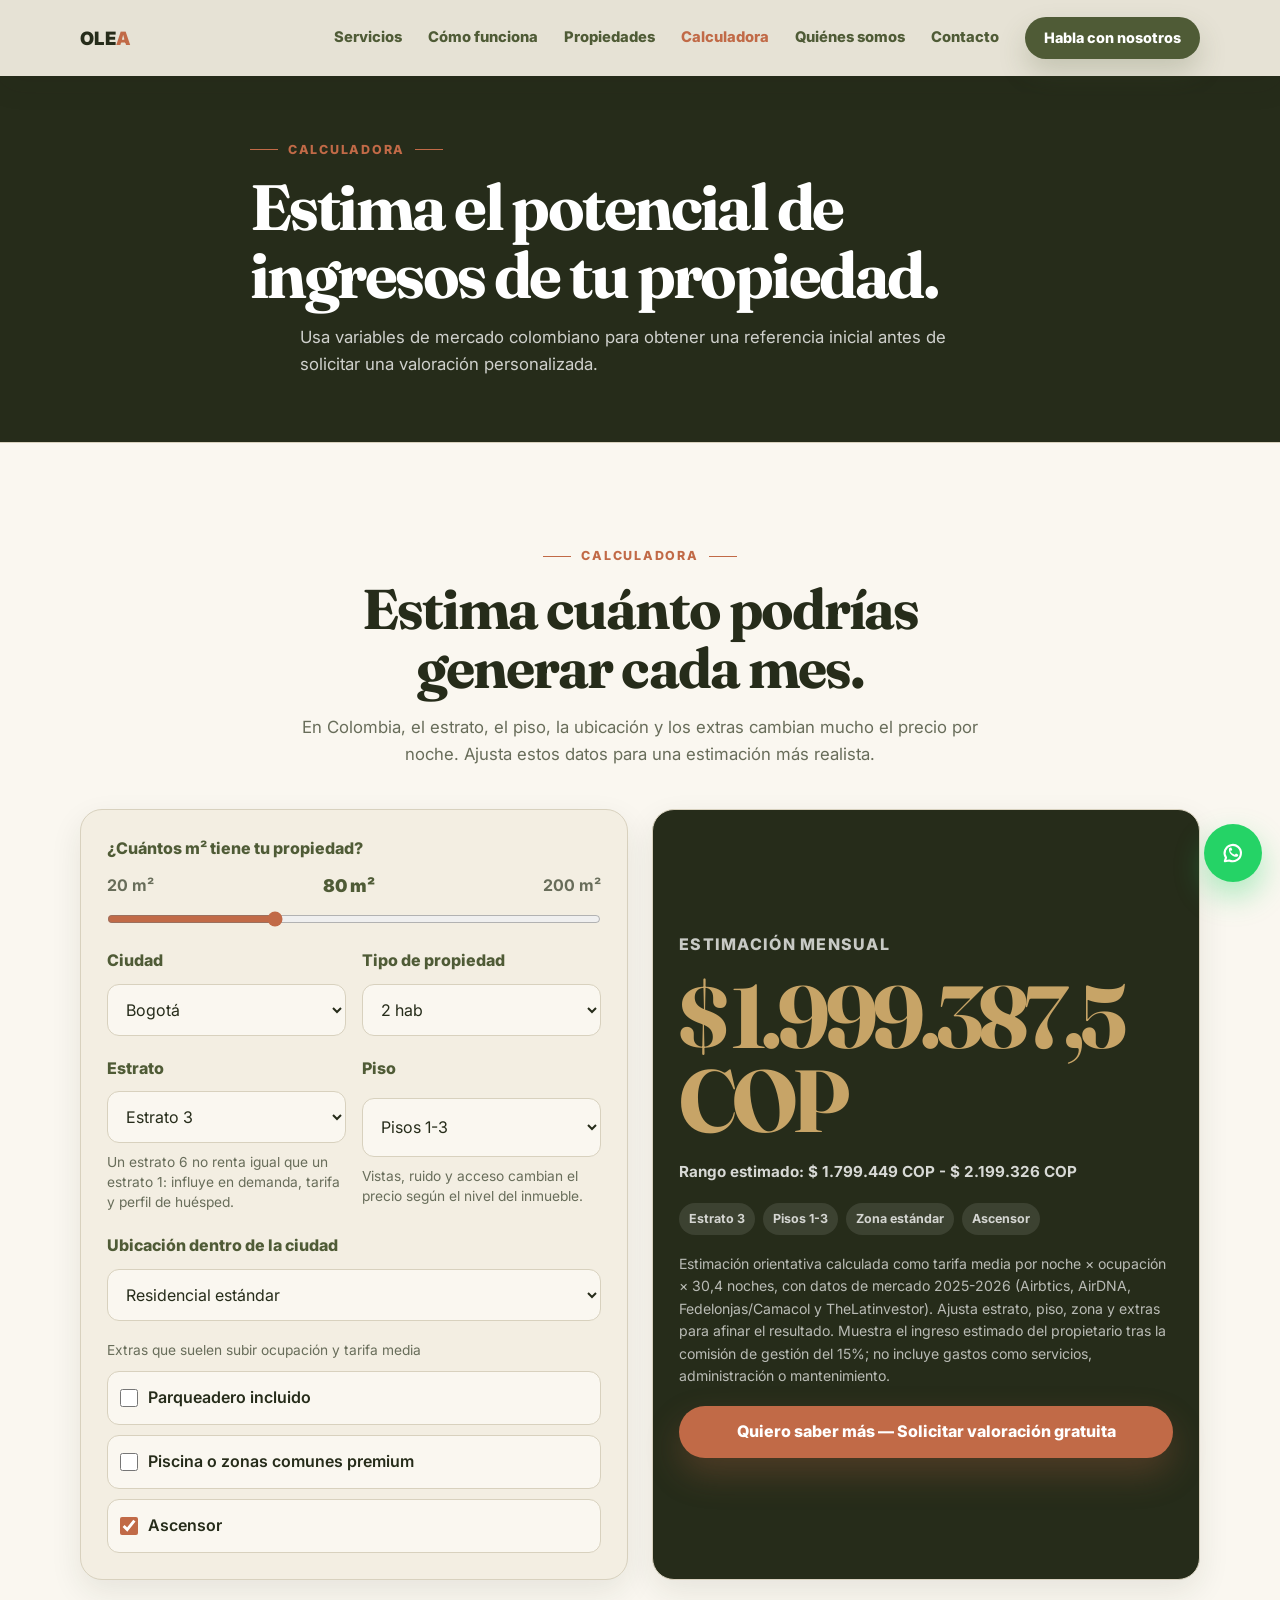
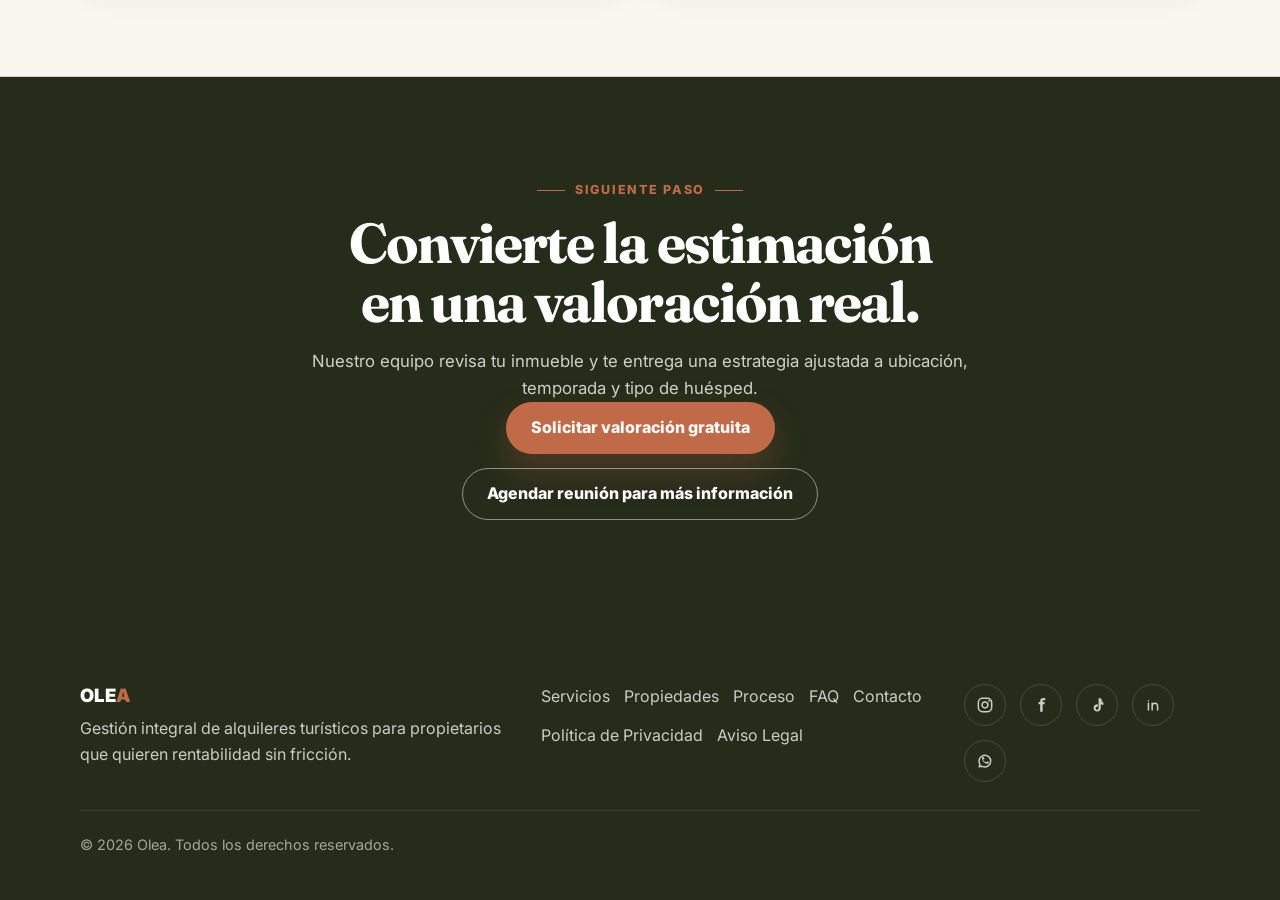
<file: calculadora.html>
<!DOCTYPE html>
<html lang="es">
<head>
  <meta charset="UTF-8">
  <meta name="viewport" content="width=device-width, initial-scale=1.0">
  <title>Calculadora de ingresos Airbnb en Colombia | Olea</title>
  <meta name="description" content="Calcula una estimación mensual para tu propiedad turística en Colombia según ciudad, estrato, piso, zona, m² y extras.">
  <meta name="robots" content="index, follow">
  <meta name="theme-color" content="#262C1A">
  <link rel="canonical" href="https://olea.example/calculadora.html">
  <meta property="og:title" content="Calculadora de ingresos Airbnb en Colombia | Olea">
  <meta property="og:description" content="Calcula una estimación mensual para tu propiedad turística en Colombia según ciudad, estrato, piso, zona, m² y extras.">
  <meta property="og:type" content="website">
  <meta property="og:url" content="https://olea.example/calculadora.html">
  <meta property="og:locale" content="es_CO">
  <meta property="og:image" content="https://images.unsplash.com/photo-1540541338287-41700207dee6?auto=format&fit=crop&w=1200&q=80">
  <meta name="twitter:card" content="summary_large_image">
  <meta name="twitter:title" content="Calculadora de ingresos Airbnb en Colombia | Olea">
  <meta name="twitter:description" content="Calcula una estimación mensual para tu propiedad turística en Colombia según ciudad, estrato, piso, zona, m² y extras.">
  <meta name="twitter:image" content="https://images.unsplash.com/photo-1540541338287-41700207dee6?auto=format&fit=crop&w=1200&q=80">
  <link rel="preconnect" href="https://fonts.googleapis.com">
  <link rel="preconnect" href="https://fonts.gstatic.com" crossorigin>
  <link href="https://fonts.googleapis.com/css2?family=Fraunces:opsz,wght@9..144,600;9..144,700&family=Inter:wght@400;500;600;700;800&display=swap" rel="stylesheet">
  <link rel="stylesheet" href="assets/styles.css">
  <script type="application/ld+json">{"@context":"https://schema.org","@type":"LocalBusiness","name":"Olea","description":"Gestión integral de alquileres turísticos en Colombia para propietarios.","url":"https://olea.example","telephone":"+57 300 7482777","areaServed":["Bogotá","Medellín","Cartagena","Santa Marta","Cali","Barranquilla","San Andrés","Eje Cafetero","Ibagué","Guamo"],"priceRange":"15% comisión","sameAs":["https://www.instagram.com/oleahost","https://www.facebook.com/oleahost","https://www.tiktok.com/@oleahost","https://www.linkedin.com/company/oleahost/"]}</script>
  <script type="application/ld+json">{"@context":"https://schema.org","@type":"BreadcrumbList","itemListElement":[{"@type":"ListItem","position":1,"name":"Inicio","item":"https://olea.example/"},{"@type":"ListItem","position":2,"name":"Calculadora","item":"https://olea.example/calculadora.html"}]}</script>
</head>
<body>
  <!-- === SECCIÓN: NAVEGACIÓN === -->
  <header class="site-header" id="siteHeader">
    <nav class="nav container" role="navigation" aria-label="Navegación principal">
      <a class="logo" href="index.html" aria-label="Olea inicio">
        <span class="brand-word" aria-hidden="true"><span class="brand-ole">OLE</span><span class="brand-a">A</span></span>
      </a>
      <div class="nav-links" id="navLinks">
        <a href="servicios.html">Servicios</a>
        <a href="servicios.html#proceso">Cómo funciona</a>
        <a href="propiedades.html">Propiedades</a>
        <a href="calculadora.html" aria-current="page">Calculadora</a>
        <a href="nosotros.html">Quiénes somos</a>
        <a href="contacto.html">Contacto</a>
        <a class="btn btn-primary nav-cta" href="https://wa.me/573007482777?text=Hola%20Olea%2C%20me%20gustar%C3%ADa%20recibir%20informaci%C3%B3n%20sobre%20la%20gesti%C3%B3n%20de%20mi%20propiedad%20para%20alquiler%20tur%C3%ADstico%20en%20Colombia." target="_blank" rel="noopener noreferrer">Habla con nosotros</a>
      </div>
      <button class="menu-toggle" id="menuToggle" type="button" aria-label="Abrir menú" aria-expanded="false">
        <span></span>
      </button>
    </nav>
  </header>

  <main id="top">
    <section class="page-hero">
      <div class="container">
        <div class="section-heading reveal">
          <span class="eyebrow">Calculadora</span>
          <h1>Estima el potencial de ingresos de tu propiedad.</h1>
          <p>Usa variables de mercado colombiano para obtener una referencia inicial antes de solicitar una valoración personalizada.</p>
        </div>
      </div>
    </section>
    <!-- === SECCIÓN: CALCULADORA === -->
    <section class="section calculator-section" id="calculadora">
      <div class="container">
        <div class="section-heading reveal">
          <span class="eyebrow">Calculadora</span>
          <h2>Estima cuánto podrías generar cada mes.</h2>
          <p>En Colombia, el estrato, el piso, la ubicación y los extras cambian mucho el precio por noche. Ajusta estos datos para una estimación más realista.</p>
        </div>
        <div class="calculator-layout reveal">
          <form class="calculator-panel" id="incomeCalculator">
            <div class="calculator-fields">
              <div class="field-group field-group--full">
                <label for="squareMeters">¿Cuántos m² tiene tu propiedad?</label>
                <div class="range-row">
                  <span>20 m²</span>
                  <span class="range-value" id="m2Value">80 m²</span>
                  <span>200 m²</span>
                </div>
                <input id="squareMeters" name="squareMeters" type="range" min="20" max="200" value="80">
              </div>
              <div class="field-group">
                <label for="city">Ciudad</label>
                <select id="city" name="city">
                  <option value="bogota">Bogotá</option>
                  <option value="medellin">Medellín</option>
                  <option value="cartagena">Cartagena</option>
                  <option value="santa_marta">Santa Marta</option>
                  <option value="cali">Cali</option>
                  <option value="barranquilla">Barranquilla</option>
                  <option value="san_andres">San Andrés</option>
                  <option value="eje_cafetero">Eje Cafetero</option>
                  <option value="ibague">Ibagué</option>
                  <option value="guamo">Guamo</option>
                </select>
              </div>
              <div class="field-group">
                <label for="propertyType">Tipo de propiedad</label>
                <select id="propertyType" name="propertyType">
                  <option value="studio">Estudio</option>
                  <option value="one">1 hab</option>
                  <option value="two" selected>2 hab</option>
                  <option value="three">3+ hab</option>
                  <option value="villa">Villa</option>
                </select>
              </div>
              <div class="field-group">
                <label for="estrato">Estrato</label>
                <select id="estrato" name="estrato">
                  <option value="1">Estrato 1</option>
                  <option value="2">Estrato 2</option>
                  <option value="3" selected>Estrato 3</option>
                  <option value="4">Estrato 4</option>
                  <option value="5">Estrato 5</option>
                  <option value="6">Estrato 6</option>
                </select>
                <span class="field-hint">Un estrato 6 no renta igual que un estrato 1: influye en demanda, tarifa y perfil de huésped.</span>
              </div>
              <div class="field-group">
                <label for="floorLevel">Piso</label>
                <select id="floorLevel" name="floorLevel">
                  <option value="ground">Planta baja</option>
                  <option value="low" selected>Pisos 1-3</option>
                  <option value="mid">Pisos 4-8</option>
                  <option value="high">Pisos 9+</option>
                  <option value="penthouse">Penthouse / último piso</option>
                </select>
                <span class="field-hint">Vistas, ruido y acceso cambian el precio según el nivel del inmueble.</span>
              </div>
              <div class="field-group field-group--full">
                <label for="locationZone">Ubicación dentro de la ciudad</label>
                <select id="locationZone" name="locationZone">
                  <option value="standard" selected>Residencial estándar</option>
                  <option value="tourist">Zona turística o de alta demanda</option>
                  <option value="premium">Zona premium, vista o sector exclusivo</option>
                </select>
              </div>
              <div class="field-group field-group--full">
                <span class="field-hint">Extras que suelen subir ocupación y tarifa media</span>
                <div class="checkbox-group">
                  <label class="checkbox-item" for="hasParking">
                    <input id="hasParking" name="hasParking" type="checkbox">
                    Parqueadero incluido
                  </label>
                  <label class="checkbox-item" for="hasPool">
                    <input id="hasPool" name="hasPool" type="checkbox">
                    Piscina o zonas comunes premium
                  </label>
                  <label class="checkbox-item" for="hasElevator">
                    <input id="hasElevator" name="hasElevator" type="checkbox" checked>
                    Ascensor
                  </label>
                </div>
              </div>
            </div>
          </form>
          <aside class="result-panel" aria-live="polite">
            <span class="result-label">Estimación mensual</span>
            <div class="result-number" id="monthlyIncome">$ 0 COP</div>
            <p class="result-range" id="incomeRange">Rango estimado: $ 0 - $ 0 COP</p>
            <div class="result-factors" id="resultFactors" aria-label="Factores aplicados en la estimación"></div>
            <p class="legal-note">Estimación orientativa calculada como tarifa media por noche × ocupación × 30,4 noches, con datos de mercado 2025-2026 (Airbtics, AirDNA, Fedelonjas/Camacol y TheLatinvestor). Ajusta estrato, piso, zona y extras para afinar el resultado. Muestra el ingreso estimado del propietario tras la comisión de gestión del 15%; no incluye gastos como servicios, administración o mantenimiento.</p>
            <a class="btn btn-primary" href="contacto.html">Quiero saber más — Solicitar valoración gratuita</a>
          </aside>
        </div>
      </div>
    </section>
    <section class="section cta-band">
      <div class="container">
        <div class="section-heading reveal">
          <span class="eyebrow">Siguiente paso</span>
          <h2>Convierte la estimación en una valoración real.</h2>
          <p>Nuestro equipo revisa tu inmueble y te entrega una estrategia ajustada a ubicación, temporada y tipo de huésped.</p>
          <div class="hero-actions">
            <a class="btn btn-primary" href="contacto.html">Solicitar valoración gratuita</a>
            <a class="btn btn-ghost" href="https://calendly.com/tatianagomezfiscal/30min" target="_blank" rel="noopener noreferrer">Agendar reunión para más información</a>
          </div>
        </div>
      </div>
    </section>
  </main>

  <!-- === SECCIÓN: FOOTER === -->
  <footer class="footer">
    <div class="container">
      <div class="footer-grid">
        <div>
          <a class="logo" href="index.html" aria-label="Olea inicio">
            <span class="brand-word" aria-hidden="true"><span class="brand-ole">OLE</span><span class="brand-a">A</span></span>
          </a>
          <p>Gestión integral de alquileres turísticos para propietarios que quieren rentabilidad sin fricción.</p>
        </div>
        <div class="footer-links" aria-label="Enlaces de footer">
          <a href="servicios.html">Servicios</a>
          <a href="propiedades.html">Propiedades</a>
          <a href="servicios.html#proceso">Proceso</a>
          <a href="contacto.html#faq">FAQ</a>
          <a href="contacto.html">Contacto</a>
          <a href="contacto.html#privacidad">Política de Privacidad</a>
          <a href="contacto.html#legal">Aviso Legal</a>
        </div>
        <div class="social-links" aria-label="Redes sociales">
          <a class="social-link" href="https://www.instagram.com/oleahost" target="_blank" rel="noopener noreferrer" aria-label="Instagram @oleahost">
            <svg width="20" height="20" viewBox="0 0 24 24" fill="none"><rect x="4" y="4" width="16" height="16" rx="5" stroke="currentColor" stroke-width="1.8"/><path d="M12 15.5a3.5 3.5 0 1 0 0-7 3.5 3.5 0 0 0 0 7Z" stroke="currentColor" stroke-width="1.8"/><path d="M17.2 7h.01" stroke="currentColor" stroke-width="2.4" stroke-linecap="round"/></svg>
          </a>
          <a class="social-link" href="https://www.facebook.com/oleahost" target="_blank" rel="noopener noreferrer" aria-label="Facebook Olea Host">
            <svg width="20" height="20" viewBox="0 0 24 24" fill="none"><path d="M14 8.5h2.5L16 11h-2v9h-3v-9h-2V8.5h2V7.2c0-1.2.3-2.1 1-2.7.7-.6 1.7-.9 3-.9.8 0 1.5.1 2.1.2v2.4h-1.5c-.7 0-1.1.1-1.4.4-.3.3-.4.7-.4 1.3V8.5H14Z" fill="currentColor"/></svg>
          </a>
          <a class="social-link" href="https://www.tiktok.com/@oleahost" target="_blank" rel="noopener noreferrer" aria-label="TikTok @oleahost">
            <svg width="20" height="20" viewBox="0 0 24 24" fill="none"><path d="M16.5 7.5c.9.8 2 1.3 3.2 1.4V12c-1.2 0-2.3-.3-3.2-.9v4.4c0 2.4-1.9 4.3-4.3 4.3S7.9 17.9 7.9 15.5s1.9-4.3 4.3-4.3c.2 0 .5 0 .7.1v3c-.2-.1-.5-.2-.8-.2-1 0-1.8.8-1.8 1.8s.8 1.8 1.8 1.8 1.8-.8 1.8-1.8V4h2.8c.3 1.5 1.4 2.8 2.8 3.5Z" fill="currentColor"/></svg>
          </a>
          <a class="social-link" href="https://www.linkedin.com/company/oleahost/" target="_blank" rel="noopener noreferrer" aria-label="LinkedIn Olea Host">
            <svg width="20" height="20" viewBox="0 0 24 24" fill="none"><path d="M6.5 10v8M6.5 7v.01M11 18v-8M11 13.5c0-2 1.3-3.5 3.3-3.5 1.9 0 3.2 1.2 3.2 3.8V18" stroke="currentColor" stroke-width="1.8" stroke-linecap="round"/></svg>
          </a>
          <a class="social-link" href="https://wa.me/573007482777?text=Hola%20Olea%2C%20me%20gustar%C3%ADa%20recibir%20informaci%C3%B3n%20sobre%20la%20gesti%C3%B3n%20de%20mi%20propiedad%20para%20alquiler%20tur%C3%ADstico%20en%20Colombia." target="_blank" rel="noopener noreferrer" aria-label="WhatsApp">
            <svg width="20" height="20" viewBox="0 0 24 24" fill="none"><path d="M5 19l1-3a7 7 0 1 1 2.8 2.4L5 19Z" stroke="currentColor" stroke-width="1.8" stroke-linejoin="round"/><path d="M9.5 9.5c.4 2 2 3.6 4 4l1.1-1.1 1.6.8c.2.1.3.3.3.5 0 .8-.6 1.6-1.5 1.6-3.6 0-6.5-2.9-6.5-6.5 0-.9.8-1.5 1.6-1.5.2 0 .4.1.5.3l.8 1.6-1.1 1.1Z" fill="currentColor"/></svg>
          </a>
        </div>
      </div>
      <p class="copyright">© 2026 Olea. Todos los derechos reservados.</p>
    </div>
  </footer>

  <a class="whatsapp-float" href="https://wa.me/573007482777?text=Hola%20Olea%2C%20me%20gustar%C3%ADa%20recibir%20informaci%C3%B3n%20sobre%20la%20gesti%C3%B3n%20de%20mi%20propiedad%20para%20alquiler%20tur%C3%ADstico%20en%20Colombia." target="_blank" rel="noopener noreferrer" aria-label="Contactar por WhatsApp">
    <svg width="28" height="28" viewBox="0 0 24 24" fill="none"><path d="M5 19l1-3a7 7 0 1 1 2.8 2.4L5 19Z" stroke="currentColor" stroke-width="1.8" stroke-linejoin="round"/><path d="M9.5 9.5c.4 2 2 3.6 4 4l1.1-1.1 1.6.8c.2.1.3.3.3.5 0 .8-.6 1.6-1.5 1.6-3.6 0-6.5-2.9-6.5-6.5 0-.9.8-1.5 1.6-1.5.2 0 .4.1.5.3l.8 1.6-1.1 1.1Z" fill="currentColor"/></svg>
  </a>

  <script src="assets/main.js" defer></script>
  <script src="assets/calculator.js" defer></script>
</body>
</html>
</file>
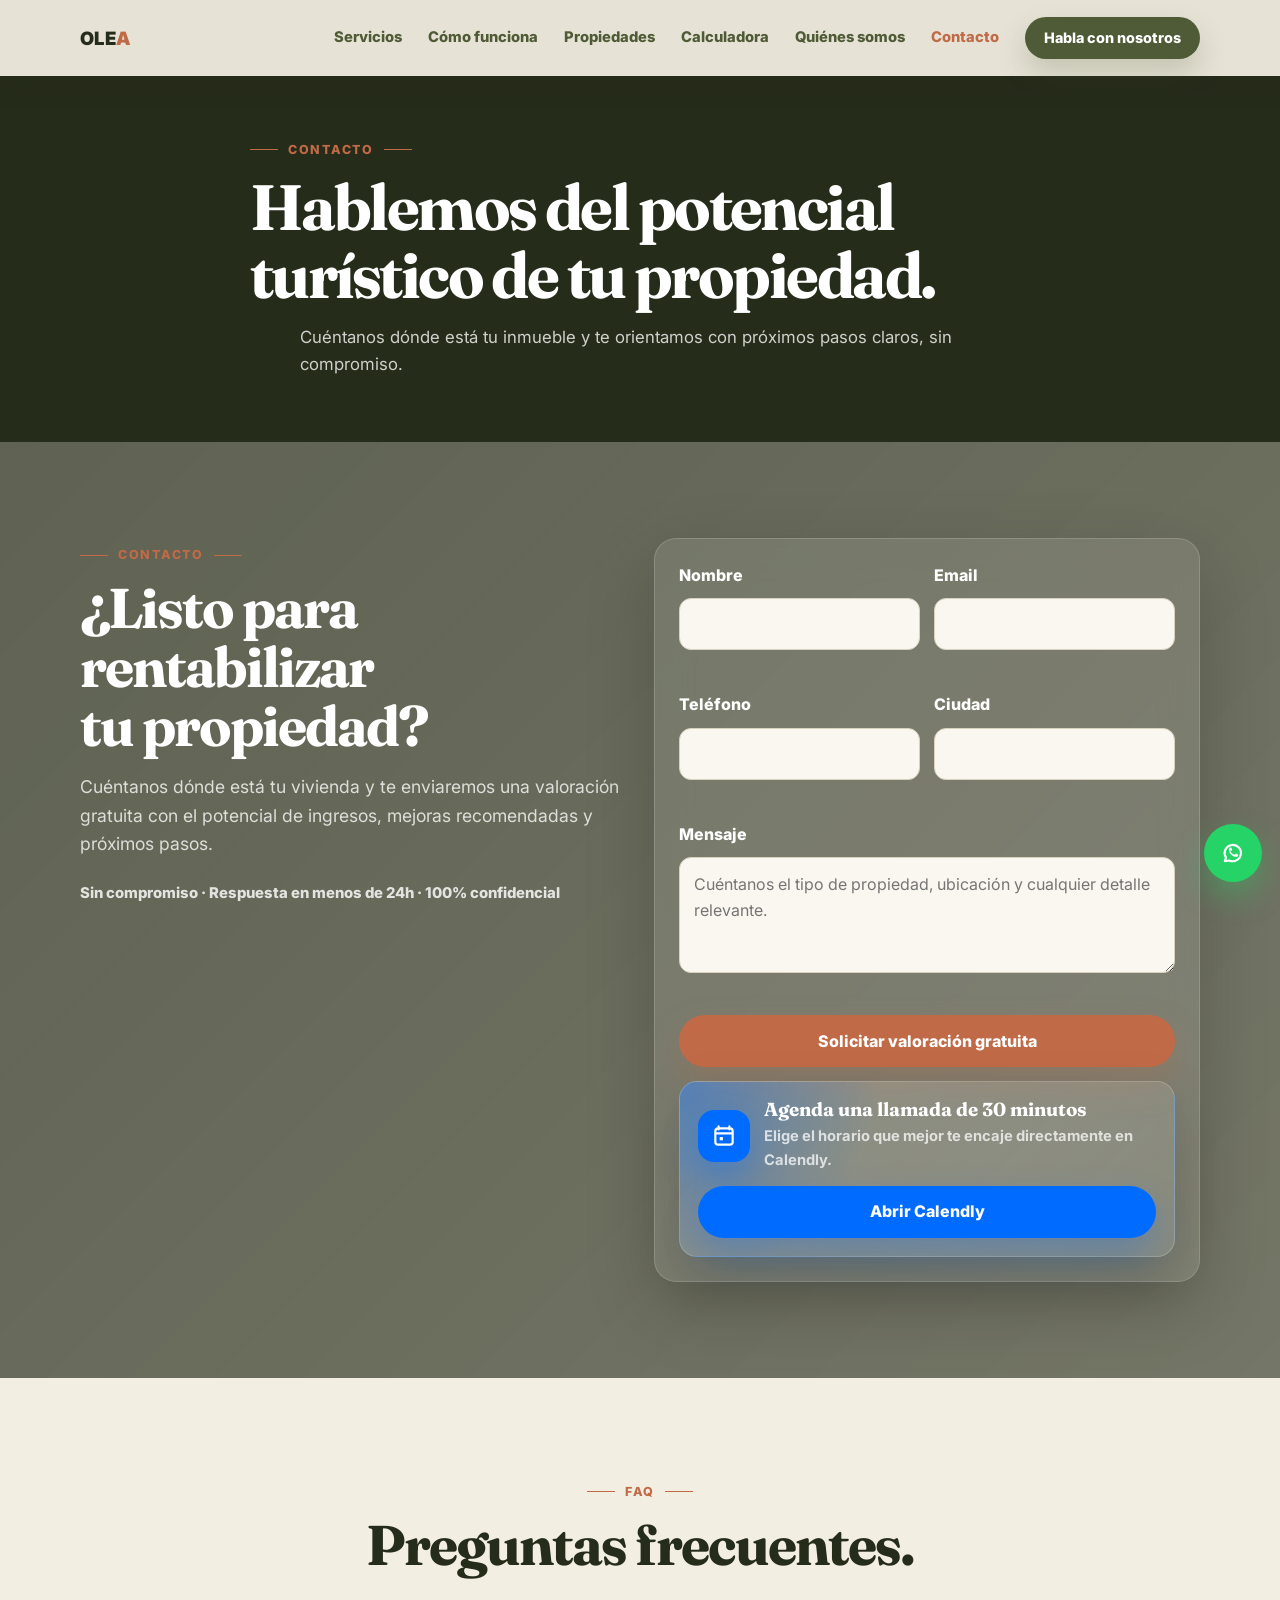
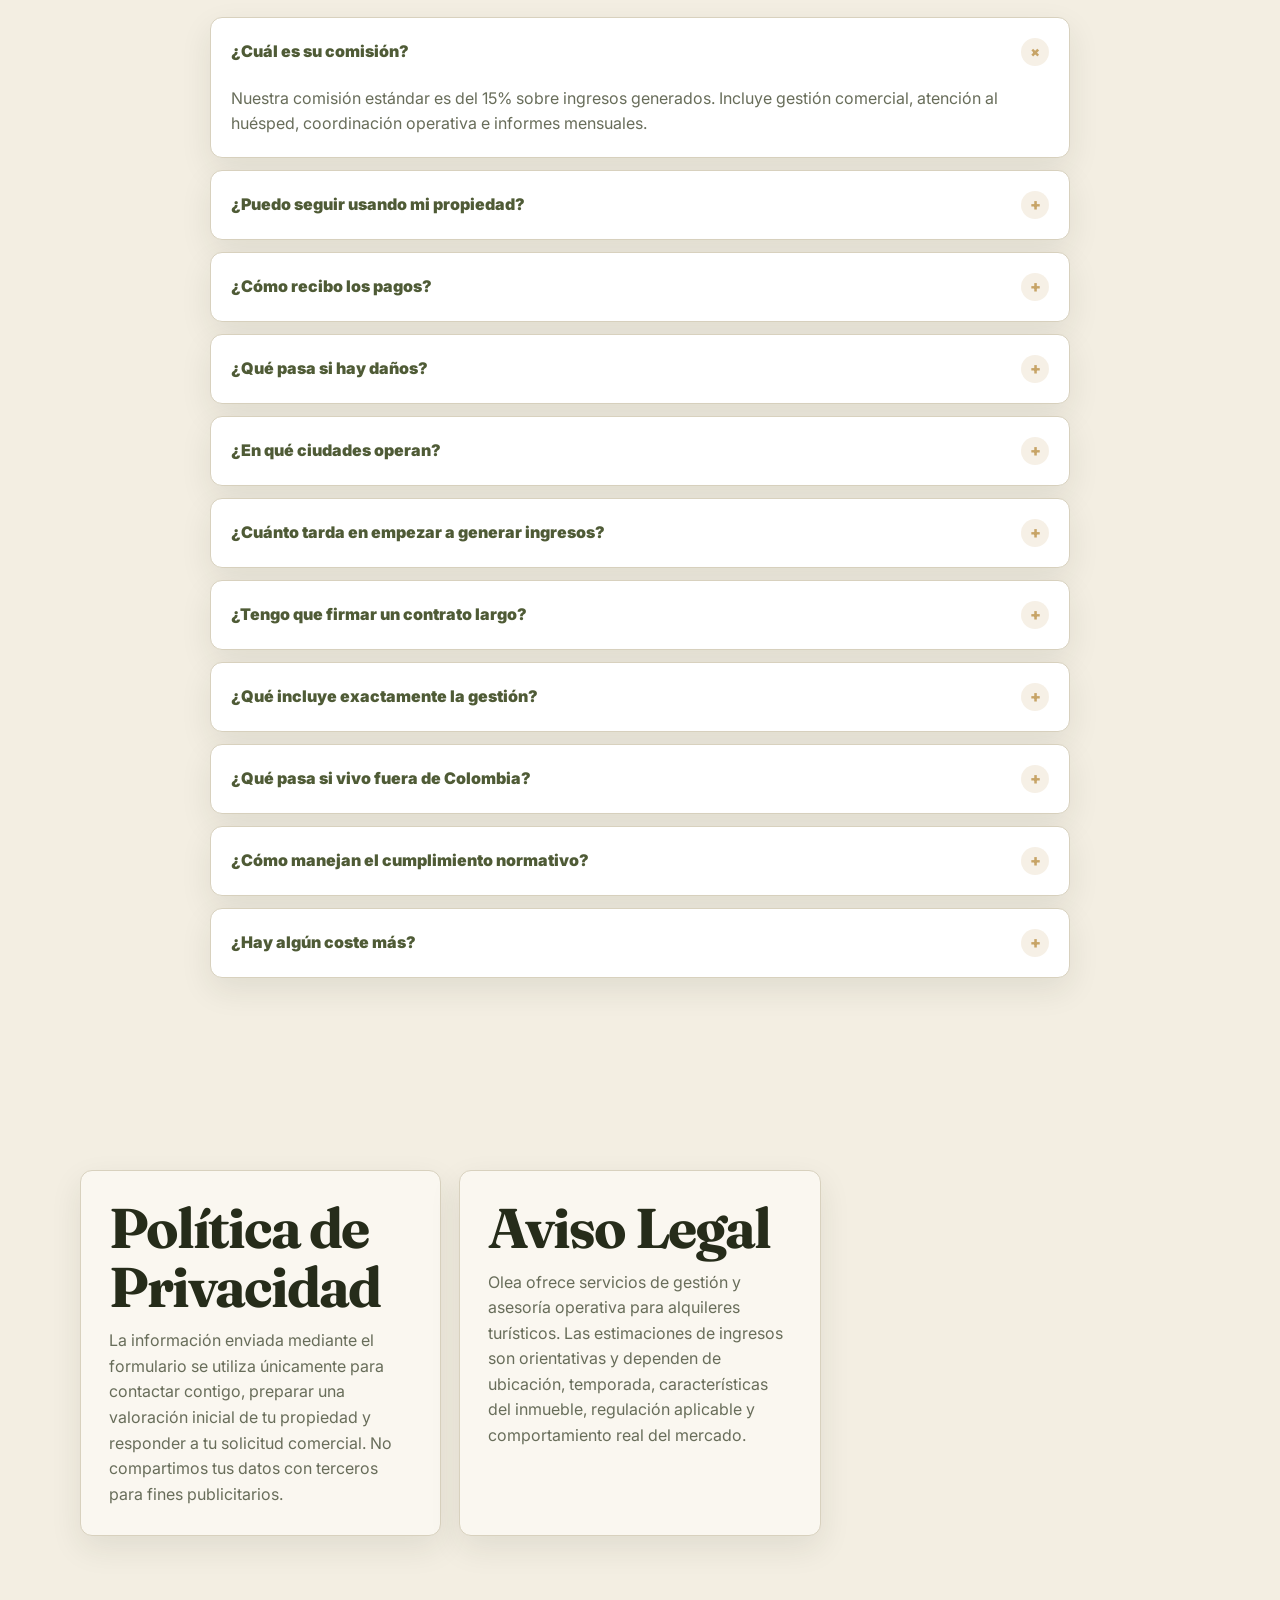
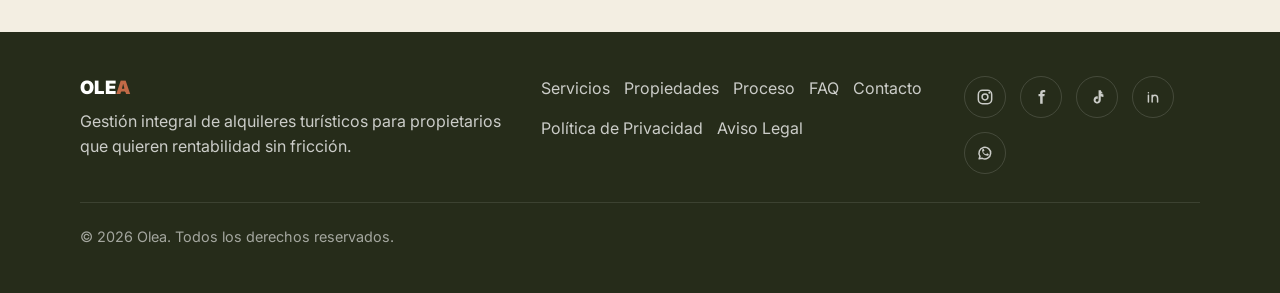
<file: contacto.html>
<!DOCTYPE html>
<html lang="es">
<head>
  <meta charset="UTF-8">
  <meta name="viewport" content="width=device-width, initial-scale=1.0">
  <title>Contacto Olea | Valoración gratuita de propiedad turística</title>
  <meta name="description" content="Solicita una valoración gratuita para tu propiedad turística en Colombia o agenda una llamada con Olea para conocer el potencial de ingresos.">
  <meta name="robots" content="index, follow">
  <meta name="theme-color" content="#262C1A">
  <link rel="canonical" href="https://olea.example/contacto.html">
  <meta property="og:title" content="Contacto Olea | Valoración gratuita de propiedad turística">
  <meta property="og:description" content="Solicita una valoración gratuita para tu propiedad turística en Colombia o agenda una llamada con Olea para conocer el potencial de ingresos.">
  <meta property="og:type" content="website">
  <meta property="og:url" content="https://olea.example/contacto.html">
  <meta property="og:locale" content="es_CO">
  <meta property="og:image" content="https://images.unsplash.com/photo-1540541338287-41700207dee6?auto=format&fit=crop&w=1200&q=80">
  <meta name="twitter:card" content="summary_large_image">
  <meta name="twitter:title" content="Contacto Olea | Valoración gratuita de propiedad turística">
  <meta name="twitter:description" content="Solicita una valoración gratuita para tu propiedad turística en Colombia o agenda una llamada con Olea para conocer el potencial de ingresos.">
  <meta name="twitter:image" content="https://images.unsplash.com/photo-1540541338287-41700207dee6?auto=format&fit=crop&w=1200&q=80">
  <link rel="preconnect" href="https://fonts.googleapis.com">
  <link rel="preconnect" href="https://fonts.gstatic.com" crossorigin>
  <link href="https://fonts.googleapis.com/css2?family=Fraunces:opsz,wght@9..144,600;9..144,700&family=Inter:wght@400;500;600;700;800&display=swap" rel="stylesheet">
  <link rel="stylesheet" href="assets/styles.css">
  <script type="application/ld+json">{"@context":"https://schema.org","@type":"LocalBusiness","name":"Olea","description":"Gestión integral de alquileres turísticos en Colombia para propietarios.","url":"https://olea.example","telephone":"+57 300 7482777","areaServed":["Bogotá","Medellín","Cartagena","Santa Marta","Cali","Barranquilla","San Andrés","Eje Cafetero","Ibagué","Guamo"],"priceRange":"15% comisión","sameAs":["https://www.instagram.com/oleahost","https://www.facebook.com/oleahost","https://www.tiktok.com/@oleahost","https://www.linkedin.com/company/oleahost/"]}</script>
  <script type="application/ld+json">{"@context":"https://schema.org","@type":"FAQPage","mainEntity":[{"@type":"Question","name":"¿Cuál es su comisión?","acceptedAnswer":{"@type":"Answer","text":"Nuestra comisión estándar es del 15% sobre ingresos generados. Incluye gestión comercial, atención al huésped, coordinación operativa e informes mensuales."}},{"@type":"Question","name":"¿Puedo seguir usando mi propiedad?","acceptedAnswer":{"@type":"Answer","text":"Sí. Bloqueamos en el calendario las fechas que necesites para uso personal y ajustamos la estrategia de ocupación alrededor de ellas."}},{"@type":"Question","name":"¿Cómo recibo los pagos?","acceptedAnswer":{"@type":"Answer","text":"Recibes una transferencia mensual con el desglose de ingresos, comisiones, ocupación, gastos operativos aprobados y reseñas destacadas."}},{"@type":"Question","name":"¿Qué pasa si hay daños?","acceptedAnswer":{"@type":"Answer","text":"Documentamos cada estancia, gestionamos reclamaciones con plataformas y coordinamos reparaciones con proveedores verificados cuando sea necesario."}},{"@type":"Question","name":"¿En qué ciudades operan?","acceptedAnswer":{"@type":"Answer","text":"Operamos en Bogotá, Medellín, Cartagena, Santa Marta, Cali, Barranquilla, San Andrés, Eje Cafetero, Ibagué, Guamo y otras zonas turísticas bajo evaluación."}},{"@type":"Question","name":"¿Cuánto tarda en empezar a generar ingresos?","acceptedAnswer":{"@type":"Answer","text":"Podemos tener una propiedad lista en 72 horas si la documentación está completa. Las primeras reservas suelen llegar tras publicar y activar precios iniciales."}},{"@type":"Question","name":"¿Tengo que firmar un contrato largo?","acceptedAnswer":{"@type":"Answer","text":"No trabajamos con permanencias largas por defecto. Definimos condiciones claras para que puedas probar el servicio con tranquilidad."}},{"@type":"Question","name":"¿Qué incluye exactamente la gestión?","acceptedAnswer":{"@type":"Answer","text":"Incluye creación de anuncios, distribución multicanal, precios dinámicos, atención a huéspedes, check-in, limpieza, mantenimiento e informes."}},{"@type":"Question","name":"¿Qué pasa si vivo fuera de Colombia?","acceptedAnswer":{"@type":"Answer","text":"Es justamente nuestro enfoque. Operamos 100% de forma local mientras tú supervisas todo desde cualquier parte del mundo a través del dashboard."}},{"@type":"Question","name":"¿Cómo manejan el cumplimiento normativo?","acceptedAnswer":{"@type":"Answer","text":"Gestionamos tu inscripción y renovación en el Registro Nacional de Turismo, el reporte de huéspedes (TRA/SIRE) y te mantenemos informado ante cualquier cambio regulatorio."}},{"@type":"Question","name":"¿Hay algún coste más?","acceptedAnswer":{"@type":"Answer","text":"Sí. Como propietario deberás seguir cubriendo los gastos fijos y variables de tu vivienda (mantenimiento, reparaciones, jardinería, mantenimiento de piscina, electricidad, calefacción…) y los gastos derivados del desgaste natural de la vivienda."}}]}</script>
  <script type="application/ld+json">{"@context":"https://schema.org","@type":"BreadcrumbList","itemListElement":[{"@type":"ListItem","position":1,"name":"Inicio","item":"https://olea.example/"},{"@type":"ListItem","position":2,"name":"Contacto","item":"https://olea.example/contacto.html"}]}</script>
</head>
<body>
  <!-- === SECCIÓN: NAVEGACIÓN === -->
  <header class="site-header" id="siteHeader">
    <nav class="nav container" role="navigation" aria-label="Navegación principal">
      <a class="logo" href="index.html" aria-label="Olea inicio">
        <span class="brand-word" aria-hidden="true"><span class="brand-ole">OLE</span><span class="brand-a">A</span></span>
      </a>
      <div class="nav-links" id="navLinks">
        <a href="servicios.html">Servicios</a>
        <a href="servicios.html#proceso">Cómo funciona</a>
        <a href="propiedades.html">Propiedades</a>
        <a href="calculadora.html">Calculadora</a>
        <a href="nosotros.html">Quiénes somos</a>
        <a href="contacto.html" aria-current="page">Contacto</a>
        <a class="btn btn-primary nav-cta" href="https://wa.me/573007482777?text=Hola%20Olea%2C%20me%20gustar%C3%ADa%20recibir%20informaci%C3%B3n%20sobre%20la%20gesti%C3%B3n%20de%20mi%20propiedad%20para%20alquiler%20tur%C3%ADstico%20en%20Colombia." target="_blank" rel="noopener noreferrer">Habla con nosotros</a>
      </div>
      <button class="menu-toggle" id="menuToggle" type="button" aria-label="Abrir menú" aria-expanded="false">
        <span></span>
      </button>
    </nav>
  </header>

  <main id="top">
    <section class="page-hero">
      <div class="container">
        <div class="section-heading reveal">
          <span class="eyebrow">Contacto</span>
          <h1>Hablemos del potencial turístico de tu propiedad.</h1>
          <p>Cuéntanos dónde está tu inmueble y te orientamos con próximos pasos claros, sin compromiso.</p>
        </div>
      </div>
    </section>
    <!-- === SECCIÓN: CTA FINAL === -->
    <section class="section final-cta" id="contacto">
      <div class="container cta-layout">
        <div class="cta-copy reveal">
          <span class="eyebrow">Contacto</span>
          <h2>¿Listo para rentabilizar tu propiedad?</h2>
          <p>Cuéntanos dónde está tu vivienda y te enviaremos una valoración gratuita con el potencial de ingresos, mejoras recomendadas y próximos pasos.</p>
          <div class="trust-line">Sin compromiso · Respuesta en menos de 24h · 100% confidencial</div>
        </div>
        <form class="contact-form reveal" id="contactForm" novalidate>
          <div class="form-row">
            <div class="field-group">
              <label for="name">Nombre</label>
              <input id="name" name="name" type="text" autocomplete="name" required>
              <span class="field-error" data-error-for="name"></span>
            </div>
            <div class="field-group">
              <label for="email">Email</label>
              <input id="email" name="email" type="email" autocomplete="email" required>
              <span class="field-error" data-error-for="email"></span>
            </div>
          </div>
          <div class="form-row">
            <div class="field-group">
              <label for="phone">Teléfono</label>
              <input id="phone" name="phone" type="tel" autocomplete="tel" required>
              <span class="field-error" data-error-for="phone"></span>
            </div>
            <div class="field-group">
              <label for="contactCity">Ciudad</label>
              <input id="contactCity" name="contactCity" type="text" autocomplete="address-level2" required>
              <span class="field-error" data-error-for="contactCity"></span>
            </div>
          </div>
          <div class="field-group">
            <label for="message">Mensaje</label>
            <textarea id="message" name="message" placeholder="Cuéntanos el tipo de propiedad, ubicación y cualquier detalle relevante." required></textarea>
            <span class="field-error" data-error-for="message"></span>
          </div>
          <button class="btn btn-primary" type="submit">Solicitar valoración gratuita</button>
          <div class="calendly-card">
            <div class="calendly-card-header">
              <div class="calendly-icon" aria-hidden="true">
                <svg width="26" height="26" viewBox="0 0 24 24" fill="none" role="img">
                  <path d="M7 3v3M17 3v3M4.5 9.5h15M6.5 5h11A2.5 2.5 0 0 1 20 7.5v10A2.5 2.5 0 0 1 17.5 20h-11A2.5 2.5 0 0 1 4 17.5v-10A2.5 2.5 0 0 1 6.5 5Z" stroke="currentColor" stroke-width="2" stroke-linecap="round"/>
                  <path d="M8 13h3v3H8v-3Z" fill="currentColor"/>
                </svg>
              </div>
              <div>
                <strong>Agenda una llamada de 30 minutos</strong>
                <span>Elige el horario que mejor te encaje directamente en Calendly.</span>
              </div>
            </div>
            <a class="btn calendly-button" href="https://calendly.com/tatianagomezfiscal/30min" target="_blank" rel="noopener noreferrer">Abrir Calendly</a>
          </div>
          <div class="form-success" id="formSuccess" role="status">Solicitud preparada. Te contactaremos en menos de 24h.</div>
        </form>
      </div>
    </section>
    <!-- === SECCIÓN: FAQ === -->
    <section class="section" id="faq">
      <div class="container">
        <div class="section-heading reveal">
          <span class="eyebrow">FAQ</span>
          <h2>Preguntas frecuentes.</h2>
        </div>
        <div class="faq-list reveal">
          <div class="faq-item is-open">
            <button class="faq-question" type="button" aria-expanded="true">
              ¿Cuál es su comisión?
              <span class="faq-icon" aria-hidden="true">+</span>
            </button>
            <div class="faq-answer"><p>Nuestra comisión estándar es del 15% sobre ingresos generados. Incluye gestión comercial, atención al huésped, coordinación operativa e informes mensuales.</p></div>
          </div>
          <div class="faq-item">
            <button class="faq-question" type="button" aria-expanded="false">
              ¿Puedo seguir usando mi propiedad?
              <span class="faq-icon" aria-hidden="true">+</span>
            </button>
            <div class="faq-answer"><p>Sí. Bloqueamos en el calendario las fechas que necesites para uso personal y ajustamos la estrategia de ocupación alrededor de ellas.</p></div>
          </div>
          <div class="faq-item">
            <button class="faq-question" type="button" aria-expanded="false">
              ¿Cómo recibo los pagos?
              <span class="faq-icon" aria-hidden="true">+</span>
            </button>
            <div class="faq-answer"><p>Recibes una transferencia mensual con el desglose de ingresos, comisiones, ocupación, gastos operativos aprobados y reseñas destacadas.</p></div>
          </div>
          <div class="faq-item">
            <button class="faq-question" type="button" aria-expanded="false">
              ¿Qué pasa si hay daños?
              <span class="faq-icon" aria-hidden="true">+</span>
            </button>
            <div class="faq-answer"><p>Documentamos cada estancia, gestionamos reclamaciones con plataformas y coordinamos reparaciones con proveedores verificados cuando sea necesario.</p></div>
          </div>
          <div class="faq-item">
            <button class="faq-question" type="button" aria-expanded="false">
              ¿En qué ciudades operan?
              <span class="faq-icon" aria-hidden="true">+</span>
            </button>
            <div class="faq-answer"><p>Operamos en Bogotá, Medellín, Cartagena, Santa Marta, Cali, Barranquilla, San Andrés, Eje Cafetero, Ibagué, Guamo y otras zonas turísticas bajo evaluación.</p></div>
          </div>
          <div class="faq-item">
            <button class="faq-question" type="button" aria-expanded="false">
              ¿Cuánto tarda en empezar a generar ingresos?
              <span class="faq-icon" aria-hidden="true">+</span>
            </button>
            <div class="faq-answer"><p>Podemos tener una propiedad lista en 72 horas si la documentación está completa. Las primeras reservas suelen llegar tras publicar y activar precios iniciales.</p></div>
          </div>
          <div class="faq-item">
            <button class="faq-question" type="button" aria-expanded="false">
              ¿Tengo que firmar un contrato largo?
              <span class="faq-icon" aria-hidden="true">+</span>
            </button>
            <div class="faq-answer"><p>No trabajamos con permanencias largas por defecto. Definimos condiciones claras para que puedas probar el servicio con tranquilidad.</p></div>
          </div>
          <div class="faq-item">
            <button class="faq-question" type="button" aria-expanded="false">
              ¿Qué incluye exactamente la gestión?
              <span class="faq-icon" aria-hidden="true">+</span>
            </button>
            <div class="faq-answer"><p>Incluye creación de anuncios, distribución multicanal, precios dinámicos, atención a huéspedes, check-in, limpieza, mantenimiento e informes.</p></div>
          </div>
          <div class="faq-item">
            <button class="faq-question" type="button" aria-expanded="false">
              ¿Qué pasa si vivo fuera de Colombia?
              <span class="faq-icon" aria-hidden="true">+</span>
            </button>
            <div class="faq-answer"><p>Es justamente nuestro enfoque. Operamos 100% de forma local mientras tú supervisas todo desde cualquier parte del mundo a través del dashboard.</p></div>
          </div>
          <div class="faq-item">
            <button class="faq-question" type="button" aria-expanded="false">
              ¿Cómo manejan el cumplimiento normativo?
              <span class="faq-icon" aria-hidden="true">+</span>
            </button>
            <div class="faq-answer"><p>Gestionamos tu inscripción y renovación en el Registro Nacional de Turismo, el reporte de huéspedes (TRA/SIRE) y te mantenemos informado ante cualquier cambio regulatorio.</p></div>
          </div>
          <div class="faq-item">
            <button class="faq-question" type="button" aria-expanded="false">
              ¿Hay algún coste más?
              <span class="faq-icon" aria-hidden="true">+</span>
            </button>
            <div class="faq-answer"><p>Sí. Como propietario deberás seguir cubriendo los gastos fijos y variables de tu vivienda (mantenimiento, reparaciones, jardinería, mantenimiento de piscina, electricidad, calefacción…) y los gastos derivados del desgaste natural de la vivienda.</p></div>
          </div>
        </div>
      </div>
    </section>
    <section class="section" aria-label="Información legal">
      <div class="container">
        <div class="services-grid">
          <article class="card service-card reveal" id="privacidad">
            <h2>Política de Privacidad</h2>
            <p>La información enviada mediante el formulario se utiliza únicamente para contactar contigo, preparar una valoración inicial de tu propiedad y responder a tu solicitud comercial. No compartimos tus datos con terceros para fines publicitarios.</p>
          </article>
          <article class="card service-card reveal" id="legal">
            <h2>Aviso Legal</h2>
            <p>Olea ofrece servicios de gestión y asesoría operativa para alquileres turísticos. Las estimaciones de ingresos son orientativas y dependen de ubicación, temporada, características del inmueble, regulación aplicable y comportamiento real del mercado.</p>
          </article>
        </div>
      </div>
    </section>
  </main>

  <!-- === SECCIÓN: FOOTER === -->
  <footer class="footer">
    <div class="container">
      <div class="footer-grid">
        <div>
          <a class="logo" href="index.html" aria-label="Olea inicio">
            <span class="brand-word" aria-hidden="true"><span class="brand-ole">OLE</span><span class="brand-a">A</span></span>
          </a>
          <p>Gestión integral de alquileres turísticos para propietarios que quieren rentabilidad sin fricción.</p>
        </div>
        <div class="footer-links" aria-label="Enlaces de footer">
          <a href="servicios.html">Servicios</a>
          <a href="propiedades.html">Propiedades</a>
          <a href="servicios.html#proceso">Proceso</a>
          <a href="contacto.html#faq">FAQ</a>
          <a href="contacto.html">Contacto</a>
          <a href="contacto.html#privacidad">Política de Privacidad</a>
          <a href="contacto.html#legal">Aviso Legal</a>
        </div>
        <div class="social-links" aria-label="Redes sociales">
          <a class="social-link" href="https://www.instagram.com/oleahost" target="_blank" rel="noopener noreferrer" aria-label="Instagram @oleahost">
            <svg width="20" height="20" viewBox="0 0 24 24" fill="none"><rect x="4" y="4" width="16" height="16" rx="5" stroke="currentColor" stroke-width="1.8"/><path d="M12 15.5a3.5 3.5 0 1 0 0-7 3.5 3.5 0 0 0 0 7Z" stroke="currentColor" stroke-width="1.8"/><path d="M17.2 7h.01" stroke="currentColor" stroke-width="2.4" stroke-linecap="round"/></svg>
          </a>
          <a class="social-link" href="https://www.facebook.com/oleahost" target="_blank" rel="noopener noreferrer" aria-label="Facebook Olea Host">
            <svg width="20" height="20" viewBox="0 0 24 24" fill="none"><path d="M14 8.5h2.5L16 11h-2v9h-3v-9h-2V8.5h2V7.2c0-1.2.3-2.1 1-2.7.7-.6 1.7-.9 3-.9.8 0 1.5.1 2.1.2v2.4h-1.5c-.7 0-1.1.1-1.4.4-.3.3-.4.7-.4 1.3V8.5H14Z" fill="currentColor"/></svg>
          </a>
          <a class="social-link" href="https://www.tiktok.com/@oleahost" target="_blank" rel="noopener noreferrer" aria-label="TikTok @oleahost">
            <svg width="20" height="20" viewBox="0 0 24 24" fill="none"><path d="M16.5 7.5c.9.8 2 1.3 3.2 1.4V12c-1.2 0-2.3-.3-3.2-.9v4.4c0 2.4-1.9 4.3-4.3 4.3S7.9 17.9 7.9 15.5s1.9-4.3 4.3-4.3c.2 0 .5 0 .7.1v3c-.2-.1-.5-.2-.8-.2-1 0-1.8.8-1.8 1.8s.8 1.8 1.8 1.8 1.8-.8 1.8-1.8V4h2.8c.3 1.5 1.4 2.8 2.8 3.5Z" fill="currentColor"/></svg>
          </a>
          <a class="social-link" href="https://www.linkedin.com/company/oleahost/" target="_blank" rel="noopener noreferrer" aria-label="LinkedIn Olea Host">
            <svg width="20" height="20" viewBox="0 0 24 24" fill="none"><path d="M6.5 10v8M6.5 7v.01M11 18v-8M11 13.5c0-2 1.3-3.5 3.3-3.5 1.9 0 3.2 1.2 3.2 3.8V18" stroke="currentColor" stroke-width="1.8" stroke-linecap="round"/></svg>
          </a>
          <a class="social-link" href="https://wa.me/573007482777?text=Hola%20Olea%2C%20me%20gustar%C3%ADa%20recibir%20informaci%C3%B3n%20sobre%20la%20gesti%C3%B3n%20de%20mi%20propiedad%20para%20alquiler%20tur%C3%ADstico%20en%20Colombia." target="_blank" rel="noopener noreferrer" aria-label="WhatsApp">
            <svg width="20" height="20" viewBox="0 0 24 24" fill="none"><path d="M5 19l1-3a7 7 0 1 1 2.8 2.4L5 19Z" stroke="currentColor" stroke-width="1.8" stroke-linejoin="round"/><path d="M9.5 9.5c.4 2 2 3.6 4 4l1.1-1.1 1.6.8c.2.1.3.3.3.5 0 .8-.6 1.6-1.5 1.6-3.6 0-6.5-2.9-6.5-6.5 0-.9.8-1.5 1.6-1.5.2 0 .4.1.5.3l.8 1.6-1.1 1.1Z" fill="currentColor"/></svg>
          </a>
        </div>
      </div>
      <p class="copyright">© 2026 Olea. Todos los derechos reservados.</p>
    </div>
  </footer>

  <a class="whatsapp-float" href="https://wa.me/573007482777?text=Hola%20Olea%2C%20me%20gustar%C3%ADa%20recibir%20informaci%C3%B3n%20sobre%20la%20gesti%C3%B3n%20de%20mi%20propiedad%20para%20alquiler%20tur%C3%ADstico%20en%20Colombia." target="_blank" rel="noopener noreferrer" aria-label="Contactar por WhatsApp">
    <svg width="28" height="28" viewBox="0 0 24 24" fill="none"><path d="M5 19l1-3a7 7 0 1 1 2.8 2.4L5 19Z" stroke="currentColor" stroke-width="1.8" stroke-linejoin="round"/><path d="M9.5 9.5c.4 2 2 3.6 4 4l1.1-1.1 1.6.8c.2.1.3.3.3.5 0 .8-.6 1.6-1.5 1.6-3.6 0-6.5-2.9-6.5-6.5 0-.9.8-1.5 1.6-1.5.2 0 .4.1.5.3l.8 1.6-1.1 1.1Z" fill="currentColor"/></svg>
  </a>

  <script src="assets/main.js" defer></script>
</body>
</html>
</file>
<file: assets/styles.css>
/* === SECCIÓN: VARIABLES Y BASE === */
:root {
  --primary: #4F5B36;
  --dark-olive: #262C1A;
  --accent: #C16A47;
  --gold: #C7A467;
  --surface: #F3EEE2;
  --card: #FAF7F0;
  --text-dark: #262C1A;
  --text-muted: #686D5A;
  --white: #FFFFFF;
  --border: #D8D1BE;
  --shadow: 0 22px 60px rgba(38, 44, 26, 0.12);
  --shadow-soft: 0 12px 32px rgba(38, 44, 26, 0.09);
  --radius: 12px;
  --container: min(1120px, calc(100% - 28px));
}

* {
  box-sizing: border-box;
  margin: 0;
  padding: 0;
}

*,
*::before,
*::after {
  min-width: 0;
}

html {
  scroll-behavior: smooth;
}

body {
  background: var(--surface);
  color: var(--text-dark);
  font-family: "Inter", system-ui, -apple-system, BlinkMacSystemFont, "Segoe UI", sans-serif;
  line-height: 1.6;
  overflow-x: hidden;
}

body.menu-open {
  overflow: hidden;
}

img,
svg {
  display: block;
  max-width: 100%;
}

a {
  color: inherit;
  text-decoration: none;
}

button,
input,
select,
textarea {
  font: inherit;
}

button {
  cursor: pointer;
}

:focus-visible {
  outline: 3px solid rgba(193, 106, 71, 0.75);
  outline-offset: 4px;
}

.container {
  width: var(--container);
  margin-inline: auto;
}

.section {
  padding: clamp(56px, 12vw, 76px) 0;
}

.section-heading {
  max-width: 720px;
  margin: 0 auto 42px;
  text-align: center;
}

.eyebrow {
  display: inline-flex;
  align-items: center;
  gap: 10px;
  margin-bottom: 14px;
  color: var(--accent);
  font-size: 0.78rem;
  font-weight: 800;
  letter-spacing: 0.14em;
  text-transform: uppercase;
}

.eyebrow::before,
.eyebrow::after {
  content: "";
  width: 28px;
  height: 1px;
  background: var(--accent);
}

h1,
h2,
h3 {
  color: var(--dark-olive);
  font-family: "Fraunces", Georgia, serif;
  font-weight: 700;
  line-height: 1.05;
  text-wrap: balance;
}

h1 {
  color: var(--white);
  font-size: clamp(2.15rem, 10vw, 4rem);
  letter-spacing: -0.04em;
}

h2 {
  font-size: clamp(1.9rem, 8vw, 3.5rem);
  letter-spacing: -0.035em;
}

h3 {
  font-size: 1.35rem;
}

.section-heading p {
  margin-top: 16px;
  color: var(--text-muted);
  font-size: 1.05rem;
}

.btn {
  display: inline-flex;
  align-items: center;
  justify-content: center;
  gap: 10px;
  min-height: 52px;
  padding: 0 24px;
  border: 1px solid transparent;
  border-radius: 999px;
  font-weight: 800;
  text-align: center;
  white-space: normal;
  transition: transform 0.25s ease, box-shadow 0.25s ease, background 0.25s ease, color 0.25s ease;
}

.btn:hover {
  transform: translateY(-2px);
}

.btn-primary {
  background: var(--accent);
  color: var(--white);
  box-shadow: 0 16px 34px rgba(193, 106, 71, 0.26);
}

.btn-primary:hover {
  background: #B95F3F;
  box-shadow: 0 20px 44px rgba(193, 106, 71, 0.34);
}

.btn-ghost {
  border-color: rgba(255, 255, 255, 0.48);
  color: var(--white);
}

.btn-ghost:hover {
  background: rgba(255, 255, 255, 0.1);
  border-color: rgba(255, 255, 255, 0.8);
}

.reveal {
  opacity: 0;
  transform: translateY(20px);
  transition: opacity 0.7s ease, transform 0.7s ease;
}

.reveal.is-visible {
  opacity: 1;
  transform: translateY(0);
}

/* === SECCIÓN: NAVEGACIÓN === */
.site-header {
  position: fixed;
  inset: 0 0 auto;
  z-index: 50;
  background: rgba(243, 238, 226, 0.94);
  box-shadow: 0 10px 30px rgba(38, 44, 26, 0.08);
  backdrop-filter: blur(18px);
  transition: background 0.25s ease, box-shadow 0.25s ease, backdrop-filter 0.25s ease;
}

.site-header.scrolled {
  background: rgba(243, 238, 226, 0.98);
  box-shadow: 0 12px 36px rgba(38, 44, 26, 0.12);
  backdrop-filter: blur(18px);
}

.nav {
  display: flex;
  align-items: center;
  justify-content: space-between;
  min-height: 76px;
}

.logo {
  display: inline-flex;
  align-items: center;
  gap: 10px;
  color: var(--white);
  font-weight: 900;
  letter-spacing: 0.02em;
}

.brand-word {
  display: inline-flex;
  align-items: baseline;
  font-size: 1.15rem;
  line-height: 1;
  text-transform: none;
}

.brand-ole {
  color: var(--dark-olive);
}

.brand-a {
  color: var(--accent);
}

.logo-mark {
  display: grid;
  width: 36px;
  height: 36px;
  place-items: center;
  border: 1px solid rgba(199, 164, 103, 0.7);
  border-radius: 50%;
  color: var(--gold);
  font-family: "Fraunces", serif;
  letter-spacing: 0;
}

.nav-links {
  position: fixed;
  inset: 0;
  display: flex;
  flex-direction: column;
  align-items: center;
  justify-content: center;
  gap: 28px;
  min-height: 100dvh;
  overflow-y: auto;
  background: rgba(38, 44, 26, 0.97);
  color: var(--white);
  font-weight: 800;
  opacity: 0;
  pointer-events: none;
  transform: translateY(-8px);
  transition: opacity 0.25s ease, transform 0.25s ease;
}

.nav-links .nav-cta {
  display: inline-flex;
  color: var(--white);
}

.nav-links.is-open {
  opacity: 1;
  pointer-events: auto;
  transform: translateY(0);
}

.nav-links a {
  transition: color 0.2s ease;
}

.nav-links a:hover,
.nav-links a:focus-visible,
.nav-links a:active {
  color: var(--accent);
}

.nav-cta {
  display: none;
  min-height: 42px;
  padding-inline: 18px;
  font-size: 0.9rem;
  background: var(--primary);
  color: var(--white);
  box-shadow: 0 14px 28px rgba(79, 91, 54, 0.22);
}

.nav-cta:hover {
  background: #5F6D42;
  color: var(--white);
  box-shadow: 0 18px 34px rgba(79, 91, 54, 0.3);
}

.nav-links .nav-cta:active,
.nav-links .nav-cta:focus,
.nav-links .nav-cta:focus-visible {
  color: var(--dark-olive);
}

.menu-toggle {
  position: relative;
  z-index: 60;
  display: inline-grid;
  width: 46px;
  height: 46px;
  place-items: center;
  border: 1px solid rgba(38, 44, 26, 0.18);
  border-radius: 50%;
  background: rgba(255, 255, 255, 0.52);
  color: var(--primary);
}

.menu-toggle span,
.menu-toggle span::before,
.menu-toggle span::after {
  display: block;
  width: 20px;
  height: 2px;
  background: currentColor;
  border-radius: 999px;
  transition: transform 0.25s ease, opacity 0.25s ease;
}

.menu-toggle span::before,
.menu-toggle span::after {
  content: "";
  position: absolute;
}

.menu-toggle span::before {
  transform: translateY(-7px);
}

.menu-toggle span::after {
  transform: translateY(7px);
}

.menu-toggle.is-open span {
  background: transparent;
}

.menu-toggle.is-open span::before {
  background: var(--white);
  transform: rotate(45deg);
}

.menu-toggle.is-open span::after {
  background: var(--white);
  transform: rotate(-45deg);
}

/* === SECCIÓN: HERO === */
.hero {
  position: relative;
  display: grid;
  min-height: 100svh;
  place-items: center;
  overflow: hidden;
  padding: 108px 0 68px;
  background:
    linear-gradient(90deg, rgba(38, 44, 26, 0.88), rgba(38, 44, 26, 0.52)),
    url("https://images.unsplash.com/photo-1540541338287-41700207dee6?auto=format&fit=crop&w=1800&q=85") center / cover;
}

.hero::after {
  content: "";
  position: absolute;
  inset: auto 0 0;
  height: 170px;
  background: linear-gradient(180deg, rgba(243, 238, 226, 0), var(--surface));
  pointer-events: none;
}

.hero-content {
  position: relative;
  z-index: 1;
  display: grid;
  gap: clamp(18px, 5vw, 28px);
  max-width: 780px;
  color: var(--white);
}

.hero-content h1 {
  font-size: clamp(1.65rem, 6.4vw, 4rem);
  letter-spacing: -0.035em;
}

.hero-kicker {
  display: inline-flex;
  width: fit-content;
  align-items: center;
  gap: 10px;
  padding: 9px 14px;
  border: 1px solid rgba(255, 255, 255, 0.22);
  border-radius: 999px;
  background: rgba(255, 255, 255, 0.1);
  backdrop-filter: blur(14px);
  color: var(--gold);
  font-size: 0.86rem;
  font-weight: 700;
}

.hero-title-line {
  display: block;
}

.hero-title-line--first {
  white-space: nowrap;
}

@media (max-width: 374px) {
  .hero-content h1 {
    font-size: clamp(1.2rem, 5.8vw, 1.45rem);
  }
}

.hero-content p {
  max-width: 660px;
  color: rgba(255, 255, 255, 0.86);
  font-size: clamp(1.05rem, 4vw, 1.35rem);
}

.hero-actions {
  display: flex;
  flex-direction: column;
  gap: 14px;
  width: 100%;
  max-width: 560px;
}

.floating-badge {
  position: relative;
  z-index: 1;
  width: min(100%, 380px);
  margin-top: 42px;
  padding: 18px 20px;
  border: 1px solid rgba(255, 255, 255, 0.18);
  border-radius: 18px;
  background: rgba(255, 255, 255, 0.12);
  color: var(--gold);
  font-weight: 800;
  box-shadow: 0 22px 70px rgba(0, 0, 0, 0.25);
  backdrop-filter: blur(18px);
}

.google-review-link {
  display: inline-flex;
  align-items: center;
  gap: 8px;
  color: var(--white);
  white-space: nowrap;
}

.google-review-logo {
  display: inline-grid;
  width: 22px;
  height: 22px;
  place-items: center;
  border-radius: 50%;
  background: var(--white);
  box-shadow: 0 4px 12px rgba(0, 0, 0, 0.18);
}

/* === SECCIÓN: SOCIAL PROOF === */
.logos {
  padding: 26px 0;
  background: var(--card);
  border-block: 1px solid var(--border);
}

.logos-inner {
  display: grid;
  gap: 18px;
  align-items: center;
  text-align: center;
}

.logos p {
  color: var(--text-muted);
  font-size: 0.9rem;
  font-weight: 800;
  letter-spacing: 0.05em;
  text-transform: uppercase;
}

.logo-strip {
  display: flex;
  flex-wrap: wrap;
  align-items: center;
  justify-content: center;
  gap: 12px;
}

.platform {
  display: inline-flex;
  min-height: 40px;
  align-items: center;
  justify-content: center;
  padding: 0 16px;
  border: 1px solid var(--border);
  border-radius: 999px;
  background: var(--surface);
  color: var(--primary);
  font-weight: 900;
}

/* === SECCIÓN: SERVICIOS === */
.services-grid {
  display: grid;
  gap: 18px;
}

.card {
  border: 1px solid var(--border);
  border-radius: var(--radius);
  background: var(--card);
  box-shadow: var(--shadow-soft);
  transition: transform 0.25s ease, box-shadow 0.25s ease, border-color 0.25s ease;
}

.card:hover {
  transform: translateY(-6px);
  border-color: rgba(193, 106, 71, 0.45);
  box-shadow: var(--shadow);
}

.service-card {
  padding: 28px;
}

.icon-box {
  display: grid;
  width: 72px;
  height: 72px;
  margin-bottom: 22px;
  place-items: center;
  border: 1px solid rgba(199, 164, 103, 0.34);
  border-radius: 20px;
  background: linear-gradient(135deg, rgba(79, 91, 54, 0.16), rgba(193, 106, 71, 0.12));
  color: var(--dark-olive);
  overflow: hidden;
  position: relative;
  box-shadow: inset 0 1px 0 rgba(255, 255, 255, 0.55), 0 12px 24px rgba(38, 44, 26, 0.08);
}

.icon-box::after {
  content: "";
  position: absolute;
  inset: 0;
  background: linear-gradient(135deg, rgba(38, 44, 26, 0.08), rgba(193, 106, 71, 0.12));
  pointer-events: none;
}

.icon-box img {
  width: 100%;
  height: 100%;
  object-fit: cover;
  transform: scale(1.03);
}

.service-card p {
  margin-top: 12px;
  color: var(--text-muted);
}

.service-differential {
  display: grid;
  gap: 26px;
  align-items: center;
  margin-top: 34px;
  padding: 28px;
  overflow: hidden;
  border-radius: 24px;
  background:
    radial-gradient(circle at top right, rgba(199, 164, 103, 0.22), transparent 34%),
    var(--card);
}

.service-differential h3 {
  margin-top: 8px;
  font-size: clamp(1.75rem, 7vw, 2.65rem);
  line-height: 1.08;
}

.service-differential p {
  margin-top: 16px;
  color: var(--text-muted);
  font-size: 1.02rem;
}

.differential-list {
  display: grid;
  gap: 12px;
  margin-top: 22px;
  list-style: none;
}

.differential-list li {
  display: flex;
  gap: 12px;
  align-items: flex-start;
  color: var(--text-dark);
  font-weight: 700;
}

.check-mark {
  display: grid;
  flex: 0 0 26px;
  width: 26px;
  height: 26px;
  place-items: center;
  border-radius: 50%;
  background: rgba(79, 91, 54, 0.13);
  color: var(--primary);
  font-weight: 900;
  line-height: 1;
}

.guest-chat {
  display: grid;
  gap: 14px;
  padding: 20px;
  border: 1px solid rgba(79, 91, 54, 0.14);
  border-radius: 24px;
  background: var(--white);
  box-shadow: var(--shadow);
}

.chat-header {
  display: flex;
  align-items: center;
  justify-content: space-between;
  gap: 14px;
  padding-bottom: 12px;
  border-bottom: 1px solid var(--border);
}

.chat-profile {
  display: flex;
  align-items: center;
  gap: 10px;
  font-weight: 900;
}

.chat-avatar {
  display: grid;
  width: 36px;
  height: 36px;
  place-items: center;
  border-radius: 50%;
  background: var(--primary);
  color: var(--white);
  font-size: 0.82rem;
}

.chat-time {
  color: var(--text-muted);
  font-size: 0.82rem;
  font-weight: 800;
}

.chat-bubble {
  max-width: 86%;
  padding: 12px 14px;
  border-radius: 18px;
  color: var(--text-dark);
  font-size: 0.94rem;
  line-height: 1.45;
}

.chat-bubble.guest {
  justify-self: start;
  border-bottom-left-radius: 6px;
  background: var(--surface);
}

.chat-bubble.olea {
  justify-self: end;
  border-bottom-right-radius: 6px;
  background: var(--primary);
  color: var(--white);
}

/* === SECCIÓN: CALCULADORA === */
.calculator-section {
  background: var(--card);
  border-block: 1px solid var(--border);
}

.calculator-layout {
  display: grid;
  gap: 24px;
  align-items: stretch;
}

.calculator-panel,
.result-panel {
  padding: 26px;
  border-radius: 22px;
  background: var(--surface);
  border: 1px solid var(--border);
  box-shadow: var(--shadow-soft);
}

.field-group {
  display: grid;
  gap: 10px;
  margin-bottom: 20px;
}

.field-group:last-child {
  margin-bottom: 0;
}

.calculator-fields {
  display: grid;
  gap: 0 16px;
}

.field-hint {
  color: var(--text-muted);
  font-size: 0.86rem;
  line-height: 1.45;
}

.checkbox-group {
  display: grid;
  gap: 10px;
}

.checkbox-item {
  display: flex;
  align-items: center;
  gap: 10px;
  min-height: 44px;
  padding: 0 12px;
  border: 1px solid var(--border);
  border-radius: 12px;
  background: var(--card);
  color: var(--text-dark);
  font-weight: 600;
  cursor: pointer;
}

.checkbox-item input {
  width: 18px;
  height: 18px;
  margin: 0;
  accent-color: var(--accent);
  cursor: pointer;
}

.result-range {
  color: rgba(255, 255, 255, 0.82);
  font-size: 0.95rem;
  font-weight: 700;
}

.result-factors {
  display: flex;
  flex-wrap: wrap;
  gap: 8px;
}

.factor-pill {
  padding: 6px 10px;
  border-radius: 999px;
  background: rgba(255, 255, 255, 0.1);
  color: rgba(255, 255, 255, 0.78);
  font-size: 0.78rem;
  font-weight: 700;
}

label {
  color: var(--primary);
  font-weight: 800;
}

input,
select,
textarea {
  width: 100%;
  border: 1px solid var(--border);
  border-radius: 12px;
  background: var(--card);
  color: var(--text-dark);
  transition: border-color 0.2s ease, box-shadow 0.2s ease;
}

select,
input:not([type="range"]) {
  min-height: 52px;
  padding: 0 14px;
}

textarea {
  min-height: 116px;
  padding: 14px;
  resize: vertical;
}

input:focus,
select:focus,
textarea:focus {
  border-color: var(--accent);
  box-shadow: 0 0 0 4px rgba(193, 106, 71, 0.14);
  outline: none;
}

input[type="range"] {
  accent-color: var(--accent);
  cursor: pointer;
}

.range-row {
  display: flex;
  align-items: center;
  justify-content: space-between;
  gap: 16px;
  color: var(--text-muted);
  font-weight: 700;
}

.range-value {
  color: var(--primary);
  font-size: 1.1rem;
  font-weight: 900;
}

.result-panel {
  display: grid;
  align-content: center;
  gap: 18px;
  background: var(--dark-olive);
  color: var(--white);
}

.result-label {
  color: rgba(255, 255, 255, 0.75);
  font-weight: 800;
  letter-spacing: 0.08em;
  text-transform: uppercase;
}

.result-number {
  color: var(--gold);
  font-family: "Fraunces", serif;
  font-size: clamp(3.3rem, 14vw, 5.5rem);
  font-weight: 700;
  line-height: 0.95;
  letter-spacing: -0.06em;
}

.legal-note {
  color: rgba(255, 255, 255, 0.68);
  font-size: 0.88rem;
}

/* === SECCIÓN: STATS === */
.stats {
  padding: 56px 0;
  background: var(--dark-olive);
  color: var(--white);
}

.stats-grid {
  display: grid;
  gap: 16px;
}

.about-story {
  display: grid;
  gap: 28px;
  margin-bottom: 40px;
}

.about-copy {
  max-width: 900px;
}

.about-copy .eyebrow {
  color: var(--gold);
}

.about-copy h2 {
  margin-top: 14px;
  color: var(--white);
}

.about-copy p {
  margin-top: 18px;
  color: rgba(255, 255, 255, 0.78);
  font-size: 1.05rem;
}

.founder-grid {
  display: grid;
  gap: 18px;
}

.founder-card {
  display: grid;
  gap: 18px;
  padding: 24px;
  border: 1px solid rgba(255, 255, 255, 0.12);
  border-radius: var(--radius);
  background: rgba(255, 255, 255, 0.06);
}

.founder-photo {
  justify-self: center;
  width: min(100%, 260px);
  aspect-ratio: 1;
  border: 2px solid rgba(199, 164, 103, 0.44);
  border-radius: 26px;
  background: rgba(250, 247, 240, 0.08);
  color: rgba(255, 255, 255, 0.72);
  object-fit: cover;
  object-position: center top;
  box-shadow: 0 18px 36px rgba(0, 0, 0, 0.18);
}

.founder-card h3,
.founder-card .founder-role,
.founder-card p {
  text-align: center;
}

.founder-card h3 {
  color: var(--white);
  font-size: 1.55rem;
}

.founder-role {
  display: block;
  margin-top: 4px;
  color: var(--gold);
  font-size: 0.78rem;
  font-weight: 900;
  letter-spacing: 0.08em;
  text-transform: uppercase;
}

.founder-card p {
  color: rgba(255, 255, 255, 0.74);
}

.stat-card {
  padding: 26px;
  border: 1px solid rgba(255, 255, 255, 0.12);
  border-radius: var(--radius);
  background: rgba(255, 255, 255, 0.06);
  text-align: center;
}

.stat-number {
  color: var(--gold);
  font-family: "Fraunces", serif;
  font-size: 2.8rem;
  font-weight: 700;
  line-height: 1;
}

.stat-card p {
  margin-top: 10px;
  color: rgba(255, 255, 255, 0.75);
  font-weight: 700;
}

/* === SECCIÓN: PROCESO === */
.timeline {
  position: relative;
  display: grid;
  gap: 18px;
}

.step-card {
  position: relative;
  padding: 28px;
  overflow: hidden;
}

.step-number {
  display: grid;
  width: 46px;
  height: 46px;
  margin-bottom: 20px;
  place-items: center;
  border-radius: 50%;
  background: var(--accent);
  color: var(--white);
  font-weight: 900;
}

.step-card p {
  margin-top: 12px;
  color: var(--text-muted);
}

/* === SECCIÓN: TESTIMONIOS === */
.testimonials {
  background: linear-gradient(180deg, var(--surface), var(--card) 45%, var(--surface));
}

.testimonial-grid {
  display: grid;
  gap: 18px;
}

.testimonial-card {
  display: grid;
  gap: 18px;
  padding: 26px;
}

.person {
  display: flex;
  align-items: center;
  gap: 14px;
}

.avatar {
  width: 58px;
  height: 58px;
  border: 3px solid rgba(199, 164, 103, 0.42);
  border-radius: 50%;
  object-fit: cover;
}

.person strong {
  display: block;
  color: var(--primary);
}

.person span {
  color: var(--text-muted);
  font-size: 0.9rem;
}

.stars {
  color: var(--accent);
  letter-spacing: 0.08em;
}

.quote {
  color: var(--text-dark);
  font-size: 1.02rem;
}

.income-pill {
  width: fit-content;
  padding: 8px 12px;
  border-radius: 999px;
  background: rgba(79, 91, 54, 0.12);
  color: var(--dark-olive);
  font-weight: 900;
}

/* === SECCIÓN: PROPIEDADES === */
.properties {
  background: var(--card);
  border-block: 1px solid var(--border);
}

.property-grid {
  display: grid;
  gap: 18px;
}

.property-card {
  overflow: hidden;
  padding: 0;
}

.property-image {
  width: 100%;
  aspect-ratio: 16 / 10;
  object-fit: cover;
}

.property-body {
  display: grid;
  gap: 12px;
  padding: 22px;
}

.property-location {
  width: fit-content;
  padding: 6px 10px;
  border-radius: 999px;
  background: rgba(193, 106, 71, 0.12);
  color: var(--accent);
  font-size: 0.78rem;
  font-weight: 800;
  letter-spacing: 0.04em;
  text-transform: uppercase;
}

.property-card h3 {
  font-size: 1.2rem;
}

.property-meta {
  display: flex;
  flex-wrap: wrap;
  gap: 10px;
  color: var(--text-muted);
  font-size: 0.9rem;
  font-weight: 600;
}

.property-meta span {
  display: inline-flex;
  align-items: center;
  gap: 6px;
}

.property-card p {
  color: var(--text-muted);
  font-size: 0.95rem;
}

.property-rating {
  color: var(--gold);
  font-weight: 800;
}

/* === SECCIÓN: FAQ === */
.faq-list {
  max-width: 860px;
  margin: 0 auto;
  display: grid;
  gap: 12px;
}

.faq-item {
  border: 1px solid var(--border);
  border-radius: var(--radius);
  background: var(--white);
  overflow: hidden;
  box-shadow: var(--shadow-soft);
}

.faq-question {
  display: flex;
  width: 100%;
  align-items: center;
  justify-content: space-between;
  gap: 18px;
  padding: 20px;
  border: 0;
  background: transparent;
  color: var(--primary);
  font-weight: 900;
  text-align: left;
}

.faq-icon {
  flex: 0 0 auto;
  width: 28px;
  height: 28px;
  border-radius: 50%;
  background: rgba(199, 164, 103, 0.16);
  color: var(--gold);
  display: grid;
  place-items: center;
  transition: transform 0.2s ease;
}

.faq-answer {
  max-height: 0;
  overflow: hidden;
  color: var(--text-muted);
  transition: max-height 0.28s ease;
}

.faq-answer p {
  padding: 0 20px 20px;
}

.faq-item.is-open .faq-answer {
  max-height: 280px;
}

.faq-item.is-open .faq-icon {
  transform: rotate(45deg);
}

/* === SECCIÓN: CTA FINAL Y FORMULARIO === */
.final-cta {
  background:
    linear-gradient(135deg, rgba(38, 44, 26, 0.72), rgba(38, 44, 26, 0.62)),
    url("https://images.unsplash.com/photo-1613490493576-7fde63acd811?auto=format&fit=crop&w=1600&q=85") center / cover;
  color: var(--white);
}

.cta-layout {
  display: grid;
  gap: 28px;
  align-items: start;
}

.cta-copy h2 {
  color: var(--white);
}

.cta-copy p {
  margin-top: 18px;
  color: rgba(255, 255, 255, 0.78);
  font-size: 1.1rem;
}

.trust-line {
  display: inline-flex;
  flex-wrap: wrap;
  gap: 10px;
  margin-top: 24px;
  color: rgba(255, 255, 255, 0.82);
  font-size: 0.93rem;
  font-weight: 800;
}

.contact-form {
  display: grid;
  gap: 14px;
  padding: 24px;
  border: 1px solid rgba(255, 255, 255, 0.16);
  border-radius: 22px;
  background: rgba(255, 255, 255, 0.1);
  box-shadow: 0 24px 70px rgba(0, 0, 0, 0.18);
  backdrop-filter: blur(18px);
}

.form-row {
  display: grid;
  gap: 14px;
  align-items: start;
}

.contact-form .field-group {
  margin-bottom: 0;
  align-content: start;
}

.contact-form label {
  color: var(--white);
  min-height: 20px;
  display: flex;
  align-items: center;
}

.calendly-card {
  display: grid;
  gap: 14px;
  padding: 18px;
  border: 1px solid rgba(255, 255, 255, 0.18);
  border-radius: 18px;
  background:
    radial-gradient(circle at top left, rgba(0, 107, 255, 0.42), transparent 38%),
    linear-gradient(135deg, rgba(255, 255, 255, 0.16), rgba(255, 255, 255, 0.08));
  box-shadow: 0 24px 56px rgba(0, 0, 0, 0.18);
}

.calendly-card-header {
  display: flex;
  align-items: center;
  gap: 14px;
}

.calendly-icon {
  display: grid;
  flex: 0 0 52px;
  width: 52px;
  height: 52px;
  place-items: center;
  border-radius: 16px;
  background: #006BFF;
  color: var(--white);
  box-shadow: 0 16px 34px rgba(0, 107, 255, 0.34);
}

.calendly-card strong {
  display: block;
  color: var(--white);
  font-family: "Fraunces", serif;
  font-size: 1.18rem;
  line-height: 1.1;
}

.calendly-card span {
  display: block;
  margin-top: 4px;
  color: rgba(255, 255, 255, 0.74);
  font-size: 0.92rem;
  font-weight: 700;
}

.calendly-button {
  justify-content: center;
  background: #006BFF;
  color: var(--white);
  box-shadow: 0 18px 36px rgba(0, 107, 255, 0.28);
}

.calendly-button:hover {
  background: #0057D9;
  box-shadow: 0 20px 44px rgba(0, 107, 255, 0.36);
}

.field-error {
  min-height: 18px;
  color: #F3C2AD;
  font-size: 0.82rem;
  font-weight: 700;
}

.form-success {
  display: none;
  padding: 12px 14px;
  border-radius: 12px;
  background: rgba(79, 91, 54, 0.24);
  color: #F3EEE2;
  font-weight: 800;
}

.form-success.is-visible {
  display: block;
}

/* === SECCIÓN: FOOTER === */
.footer {
  padding: 44px 0;
  background: var(--dark-olive);
  color: rgba(255, 255, 255, 0.76);
}

.footer-grid {
  display: grid;
  gap: 28px;
}

.footer .logo {
  margin-bottom: 12px;
}

.footer .brand-ole {
  color: var(--white);
}

.footer-links,
.social-links {
  display: flex;
  flex-wrap: wrap;
  gap: 14px;
}

.footer-links a,
.social-links a {
  transition: color 0.2s ease;
}

.footer-links a:hover,
.social-links a:hover {
  color: var(--accent);
}

.social-link {
  display: grid;
  width: 42px;
  height: 42px;
  place-items: center;
  border: 1px solid rgba(255, 255, 255, 0.14);
  border-radius: 50%;
}

.copyright {
  margin-top: 28px;
  padding-top: 22px;
  border-top: 1px solid rgba(255, 255, 255, 0.1);
  color: rgba(255, 255, 255, 0.58);
  font-size: 0.9rem;
}

.whatsapp-float {
  position: fixed;
  right: 18px;
  bottom: 18px;
  z-index: 45;
  display: grid;
  width: 58px;
  height: 58px;
  place-items: center;
  border-radius: 50%;
  background: #25d366;
  color: var(--white);
  box-shadow: 0 14px 30px rgba(37, 211, 102, 0.36);
  transition: transform 0.2s ease;
}

.whatsapp-float:hover {
  transform: translateY(-4px) scale(1.03);
}

/* === SECCIÓN: RESPONSIVE === */
@media (max-width: 767px) {
  :root {
    --container: min(100% - 22px, 1120px);
  }

  html {
    scroll-padding-top: 76px;
  }

  body {
    font-size: 0.97rem;
  }

  h1,
  h2,
  h3,
  p,
  a,
  span,
  strong {
    overflow-wrap: anywhere;
  }

  h1 {
    font-size: clamp(1.55rem, 7.2vw, 2rem);
  }

  h2 {
    font-size: clamp(1.45rem, 6.8vw, 1.9rem);
  }

  .section {
    padding: 52px 0;
  }

  .section-heading {
    max-width: 100%;
    margin-bottom: 30px;
  }

  .section-heading h1,
  .section-heading h2 {
    max-width: 13ch;
    margin-inline: auto;
  }

  .section-heading p {
    max-width: 34ch;
    margin-inline: auto;
    font-size: 0.98rem;
  }

  .field-hint,
  .legal-note,
  .result-range {
    display: block;
    max-width: 100%;
    overflow-wrap: anywhere;
  }

  .eyebrow {
    justify-content: center;
    gap: 8px;
    font-size: 0.72rem;
    letter-spacing: 0.1em;
  }

  .eyebrow::before,
  .eyebrow::after {
    width: 18px;
  }

  .btn {
    width: 100%;
    min-height: 50px;
    padding-inline: 18px;
  }

  .nav {
    min-height: 68px;
  }

  .brand-word {
    font-size: 1.05rem;
  }

  .nav-links {
    justify-content: flex-start;
    gap: 18px;
    min-height: 100dvh;
    padding: 96px 22px max(34px, env(safe-area-inset-bottom));
    text-align: center;
  }

  .nav-links a {
    width: min(100%, 320px);
    padding: 6px 0;
    font-size: 1.05rem;
  }

  .nav-links .nav-cta {
    width: min(100%, 320px);
    margin-top: 4px;
  }

  .menu-toggle {
    width: 44px;
    height: 44px;
  }

  .hero {
    min-height: auto;
    padding: 104px 0 54px;
    text-align: center;
  }

  .hero-content {
    gap: 18px;
    justify-items: center;
    max-width: 100%;
  }

  .hero-content h1 {
    font-size: clamp(1.95rem, 10vw, 2.75rem);
  }

  .hero-title-line,
  .hero-title-line--first {
    white-space: normal;
  }

  .hero-kicker {
    justify-content: center;
    max-width: 100%;
    white-space: normal;
    line-height: 1.35;
  }

  .hero-content p {
    font-size: 1rem;
  }

  .hero-actions {
    width: min(100%, 360px);
    align-items: stretch;
    margin-inline: auto;
  }

  .hero-actions .btn {
    justify-content: center;
  }

  .floating-badge {
    width: 100%;
    margin-top: 30px;
    text-align: center;
  }

  .google-review-link {
    justify-content: center;
    white-space: normal;
  }

  .logo-strip {
    gap: 8px;
    justify-content: center;
  }

  .platform {
    flex: 1 1 138px;
    min-height: 36px;
    padding-inline: 12px;
    font-size: 0.82rem;
    text-align: center;
  }

  .service-card,
  .service-differential,
  .step-card,
  .testimonial-card,
  .calculator-panel,
  .result-panel,
  .contact-form {
    padding: 20px;
  }

  .service-differential {
    border-radius: 20px;
  }

  .chat-header,
  .range-row,
  .person,
  .calendly-card-header,
  .contact-option {
    align-items: flex-start;
  }

  .chat-header,
  .range-row {
    flex-direction: column;
  }

  .chat-bubble {
    max-width: 100%;
  }

  .calculator-layout,
  .calculator-fields,
  .cta-layout,
  .form-row,
  .stats-grid,
  .timeline,
  .services-grid,
  .testimonial-grid,
  .property-grid,
  .founder-grid {
    grid-template-columns: 1fr;
  }

  .property-image {
    aspect-ratio: 4 / 3;
  }

  .property-body {
    padding: 20px;
  }

  .property-meta {
    gap: 8px;
  }

  .property-location {
    max-width: 100%;
  }

  .result-number {
    font-size: clamp(2.4rem, 16vw, 3.6rem);
    overflow-wrap: anywhere;
  }

  .about-copy {
    text-align: center;
  }

  .founder-photo {
    width: min(100%, 220px);
  }

  .calendly-card-header {
    align-items: flex-start;
  }

  .calendly-icon {
    flex-basis: 46px;
    width: 46px;
    height: 46px;
  }

  .faq-question {
    padding: 18px;
    font-size: 0.98rem;
  }

  .faq-answer p {
    padding-inline: 18px;
  }

  .footer {
    padding-bottom: 94px;
  }

  .footer-grid {
    text-align: center;
  }

  .footer .logo {
    justify-content: center;
  }

  .footer-links,
  .social-links {
    justify-content: center;
  }

  .whatsapp-float {
    right: 14px;
    bottom: 14px;
    width: 54px;
    height: 54px;
  }
}

@media (max-width: 420px) {
  :root {
    --container: min(100% - 18px, 1120px);
  }

  h1 {
    font-size: clamp(1.45rem, 7vw, 1.9rem);
  }

  h2 {
    font-size: clamp(1.35rem, 6.5vw, 1.75rem);
  }

  .section-heading h1,
  .section-heading h2 {
    max-width: 12ch;
  }

  .section-heading p {
    max-width: 30ch;
    font-size: 0.94rem;
  }

  .hero-content h1 {
    font-size: clamp(1.75rem, 9.5vw, 2.35rem);
  }

  .btn {
    min-height: 48px;
    padding-inline: 16px;
    font-size: 0.94rem;
  }
}

@media (min-width: 375px) {
  .hero-actions {
    flex-direction: row;
    flex-wrap: wrap;
  }
}

@media (min-width: 768px) {
  .section {
    padding: 96px 0;
  }

  h1 {
    font-size: clamp(2.75rem, 6vw, 4rem);
  }

  h2 {
    font-size: clamp(2.25rem, 4.6vw, 3.5rem);
  }

  .section-heading {
    max-width: 760px;
  }

  .section-heading h1,
  .section-heading h2 {
    max-width: none;
  }

  .section-heading p {
    max-width: 680px;
    margin-inline: auto;
  }

  .logos-inner {
    grid-template-columns: 0.55fr 1.45fr;
    text-align: left;
  }

  .logo-strip {
    justify-content: flex-end;
  }

  .services-grid,
  .testimonial-grid,
  .property-grid {
    grid-template-columns: repeat(2, 1fr);
  }

  .service-differential {
    grid-template-columns: 1.1fr 0.9fr;
    padding: 34px;
  }

  .founder-grid {
    grid-template-columns: repeat(2, 1fr);
  }

  .calculator-layout,
  .cta-layout {
    grid-template-columns: 1fr 1fr;
  }

  .calculator-fields {
    grid-template-columns: 1fr 1fr;
  }

  .field-group--full {
    grid-column: 1 / -1;
  }

  .stats-grid {
    grid-template-columns: repeat(3, 1fr);
  }

  .timeline {
    grid-template-columns: repeat(2, 1fr);
  }

  .timeline::before {
    content: none;
    position: absolute;
    top: 51px;
    left: 7%;
    right: 7%;
    height: 2px;
    background: linear-gradient(90deg, transparent, var(--accent), transparent);
  }

  .step-card {
    z-index: 1;
  }

  .form-row {
    grid-template-columns: 1fr 1fr;
  }

  .footer-grid {
    grid-template-columns: 1.1fr 1fr 0.6fr;
    align-items: start;
  }
}

@media (min-width: 1024px) {
  .nav-links {
    position: static;
    flex-direction: row;
    gap: 12px;
    min-height: 0;
    overflow-y: visible;
    background: transparent;
    color: var(--primary);
    opacity: 1;
    pointer-events: auto;
    transform: none;
    font-size: 0.78rem;
  }

  .nav-links .nav-cta {
    width: auto;
    margin-top: 0;
    padding-inline: 14px;
    font-size: 0.82rem;
  }

  .menu-toggle {
    display: none;
  }

  .services-grid,
  .testimonial-grid,
  .property-grid {
    grid-template-columns: repeat(3, 1fr);
  }

  .timeline {
    grid-template-columns: repeat(4, 1fr);
  }

  .timeline::before {
    content: "";
  }
}

@media (min-width: 1180px) {
  .nav-links {
    gap: 26px;
    font-size: 0.92rem;
  }

  .nav-links .nav-cta {
    padding-inline: 18px;
    font-size: 0.9rem;
  }
}

@media (min-width: 1280px) {
  .hero {
    min-height: 880px;
  }

  .floating-badge {
    position: absolute;
    right: 7vw;
    bottom: 16vh;
  }
}

@media (prefers-reduced-motion: reduce) {
  *,
  *::before,
  *::after {
    scroll-behavior: auto !important;
    transition-duration: 0.01ms !important;
    animation-duration: 0.01ms !important;
    animation-iteration-count: 1 !important;
  }

  .reveal {
    opacity: 1;
    transform: none;
  }
}

/* === SECCION: SEO MULTIPAGINA === */
.nav-links a[aria-current="page"] {
  color: var(--accent);
}

.page-hero {
  padding: 132px 0 64px;
  background: var(--dark-olive);
  color: var(--white);
}

.page-hero .section-heading {
  margin-bottom: 0;
  max-width: 780px;
  text-align: left;
}

.page-hero h1,
.page-hero h2 {
  color: var(--white);
}

.page-hero p {
  color: rgba(255, 255, 255, 0.78);
}

.home-teaser {
  background: var(--card);
  border-block: 1px solid var(--border);
}

.cta-band {
  background: var(--dark-olive);
  color: var(--white);
}

.cta-band .section-heading {
  margin-bottom: 24px;
}

.cta-band h2 {
  color: var(--white);
}

.cta-band p {
  color: rgba(255, 255, 255, 0.78);
}

.cta-band .hero-actions {
  justify-content: center;
  width: min(100%, 620px);
  margin-inline: auto;
}

@media (max-width: 767px) {
  .page-hero {
    padding: 104px 0 48px;
  }

  .page-hero h1 {
    max-width: 13ch;
    font-size: clamp(1.55rem, 7.2vw, 2rem);
  }

  .page-hero p {
    max-width: 28ch;
    margin-inline: auto;
  }

  .page-hero .section-heading {
    text-align: center;
  }
}

@media (max-width: 420px) {
  .page-hero h1 {
    max-width: 12ch;
    font-size: clamp(1.45rem, 7vw, 1.85rem);
  }

  .cta-band .hero-actions {
    width: min(100%, 340px);
  }
}
</file>
